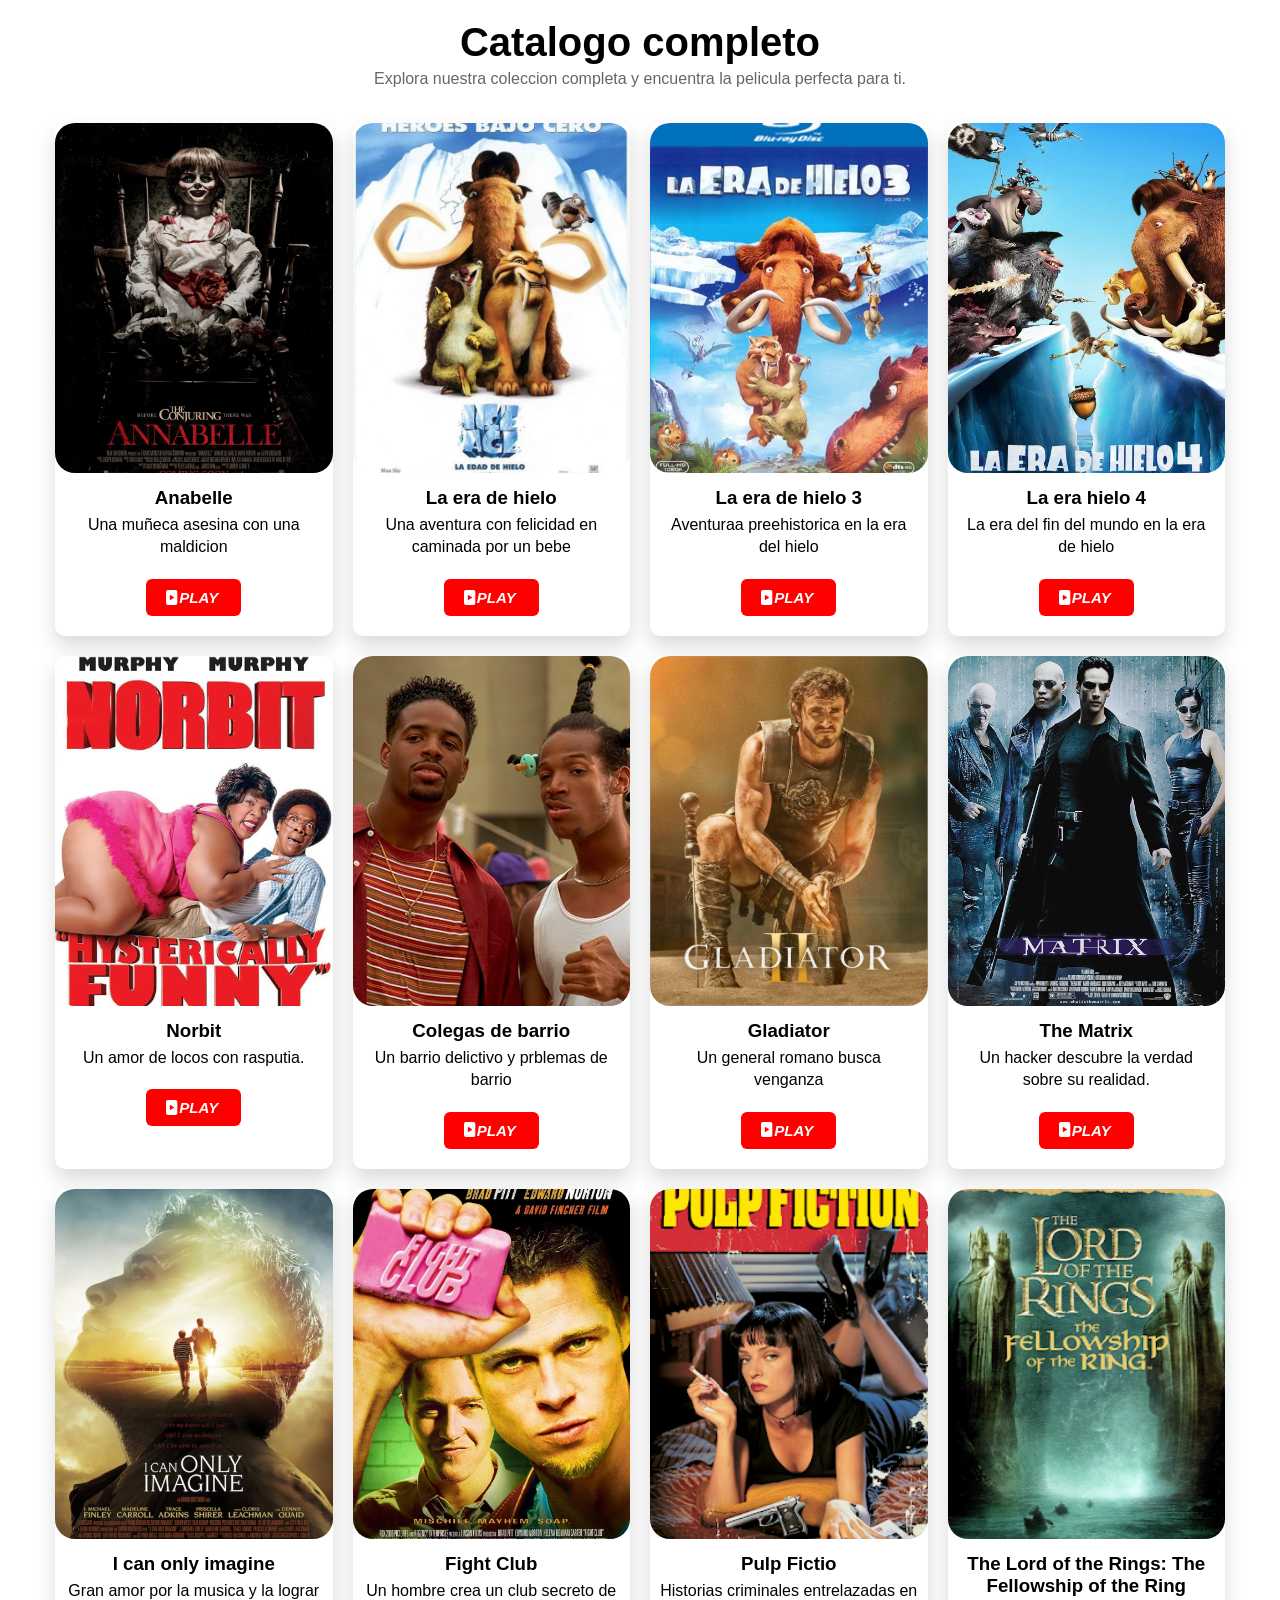
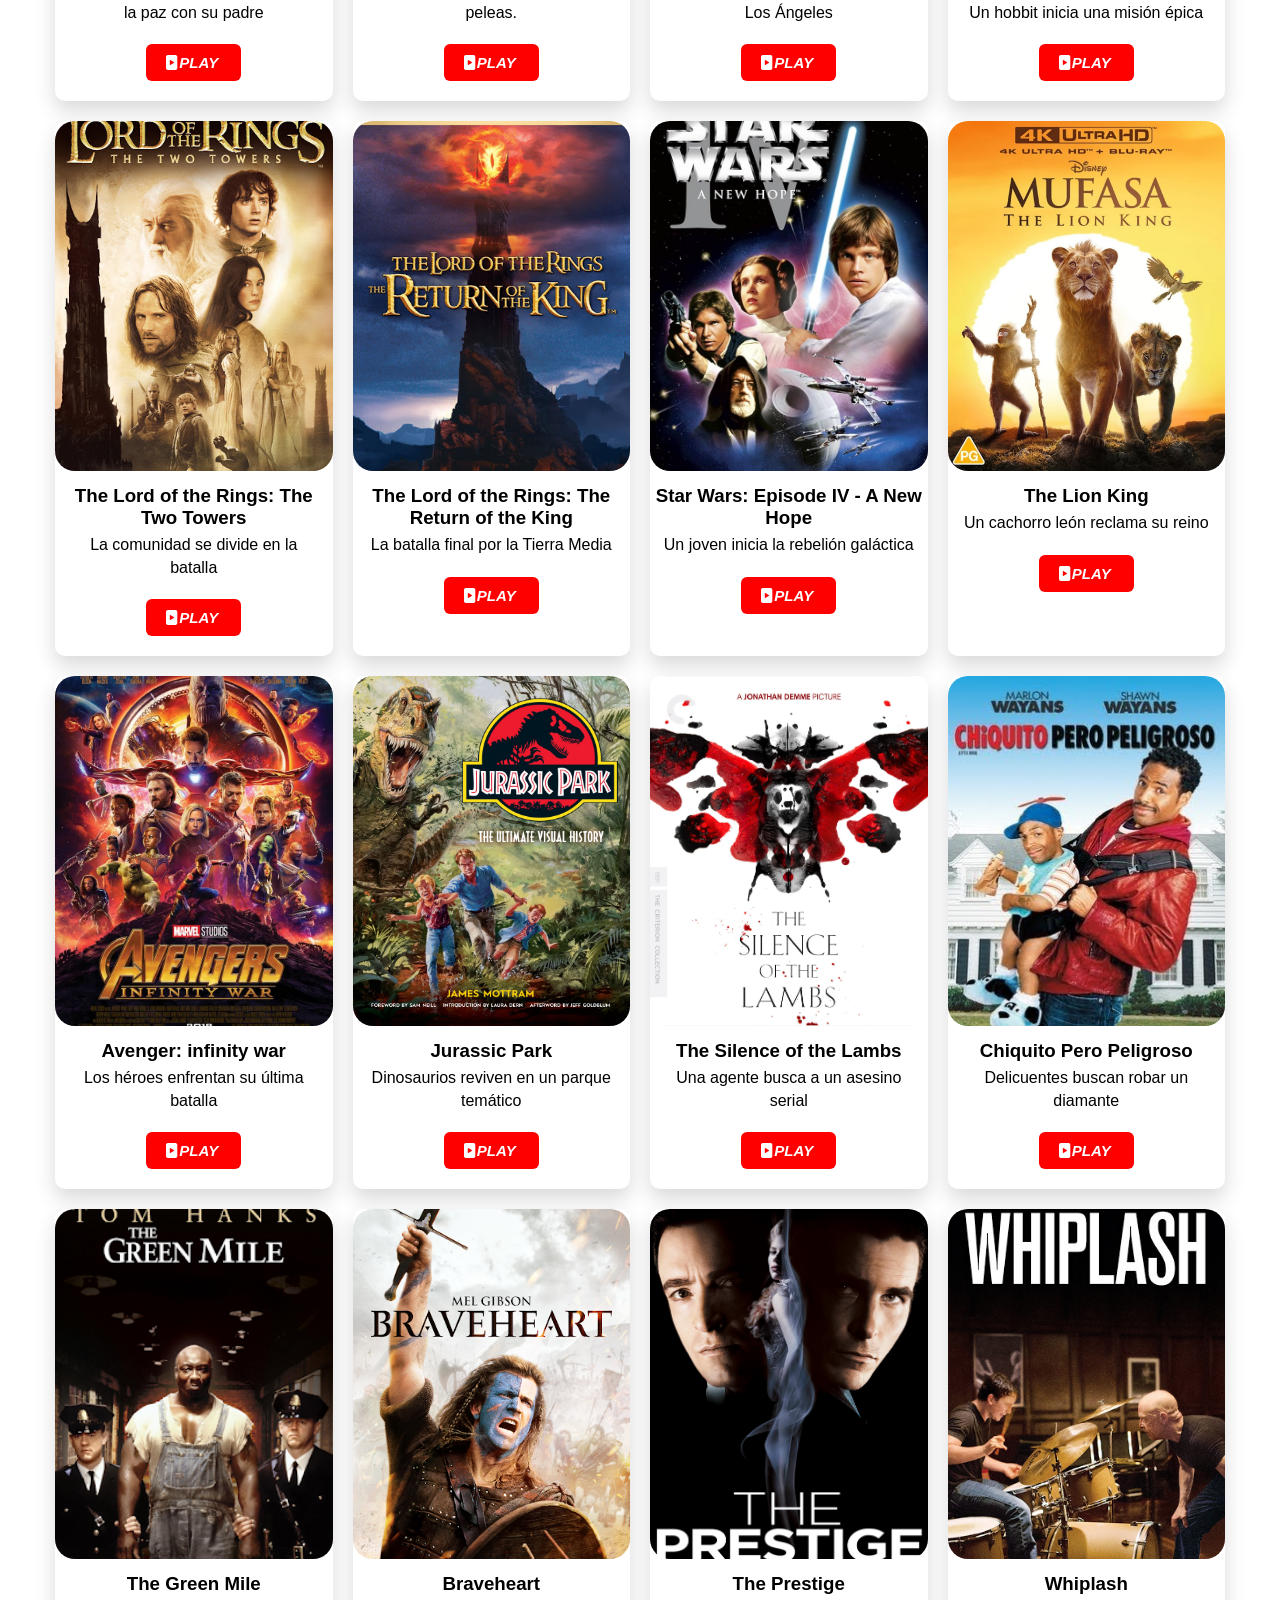
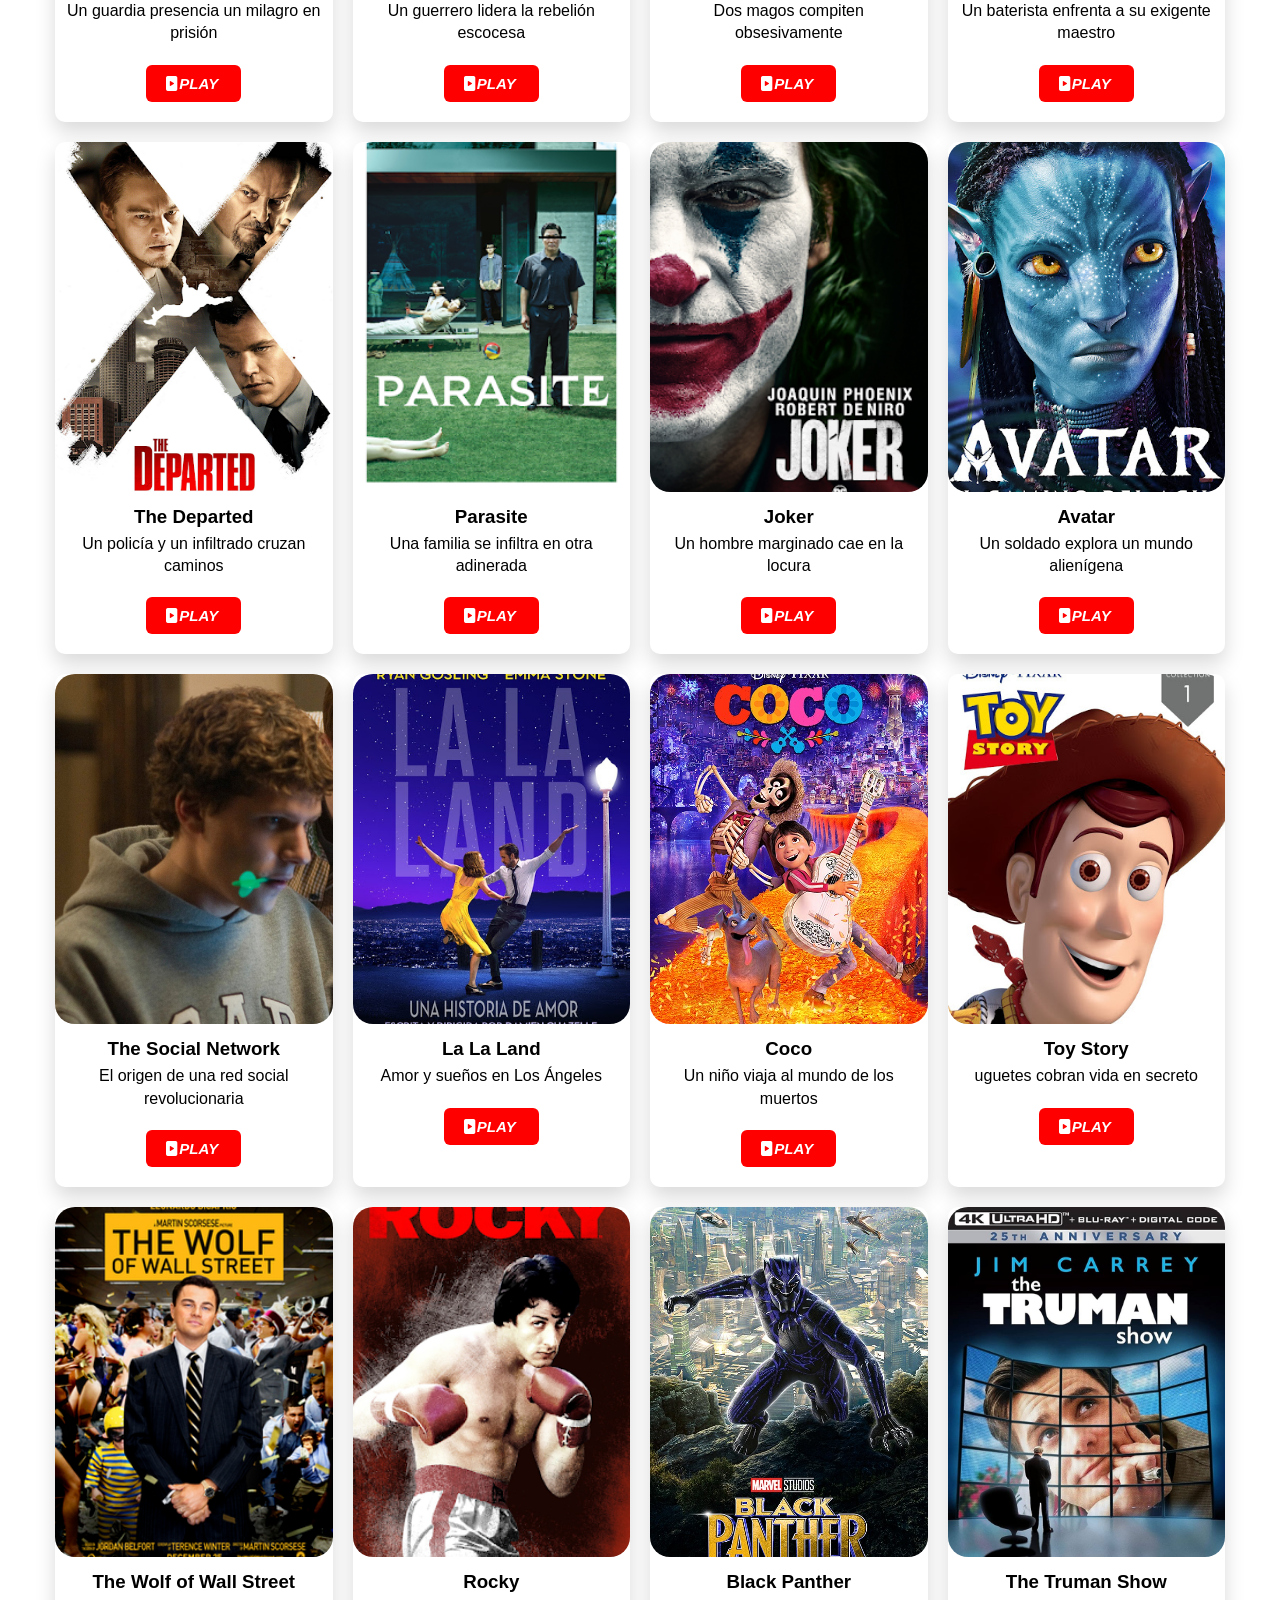
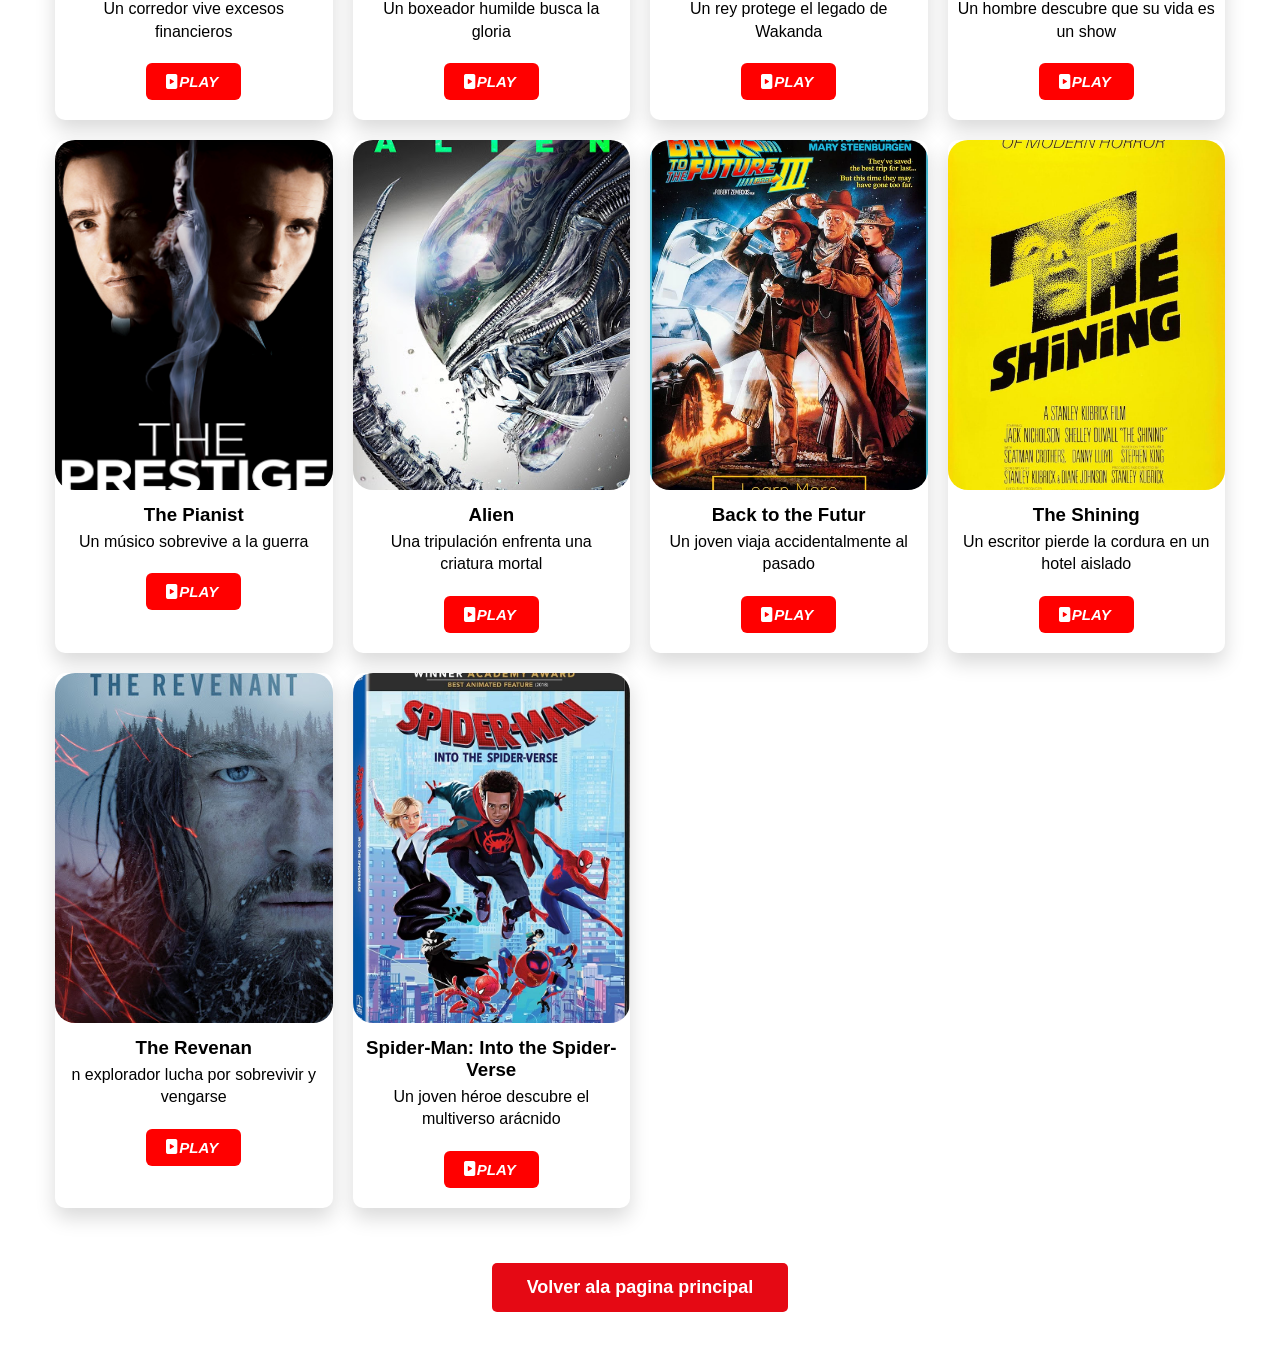
<file: peliculas.html>
<!DOCTYPE html>
<html lang="en">
<head>
    <meta charset="UTF-8">
    <meta name="viewport" content="width=device-width, initial-scale=1.0">
    <title>Document</title>
    <link rel="stylesheet" href="/style.css">
     <link rel="stylesheet" href="https://cdn.jsdelivr.net/npm/bootstrap-icons@1.11.1/font/bootstrap-icons.css">
</head>
<body>
     <section class="catalogo">
        <div class="container-catalogo">
            <div class="text-catalogo">
                <h2>Catalogo completo</h2>
                <p>Explora nuestra coleccion completa y encuentra la pelicula perfecta para ti.</p>
            </div>
           <div class="grid-catalogo">
            <div class="card"> 
                <img src="img/Anabelle.jpg" alt="Poster de la pelicula Anabelle">
                <h3> Anabelle</h3>
                <p>Una muñeca asesina con una maldicion</p>
                 <div class="btn-peliculas">
                  <button><i class="bi bi-file-play-fill">PLAY</i></button>
               </div>
            </div>

            <div class="card">
                <img src="img/La era de hielo.webp" alt="Poster de la pelicula La era de hielo">
                <h3>La era de hielo</h3>
                <p>Una aventura con felicidad en caminada por un bebe</p>
                 <div class="btn-peliculas">
                  <button><i class="bi bi-file-play-fill">PLAY</i></button>
               </div>
            </div>

            <div class="card">
               <img src="img/La era de hielo 3.jpg" alt="Poster de la pelicula La era de hielo 3">
                <h3>La era de hielo 3</h3>
                <p>Aventuraa preehistorica en la era del hielo</p>
                 <div class="btn-peliculas">
                  <button><i class="bi bi-file-play-fill">PLAY</i></button>
               </div>
            </div>

            <div class="card">
                <img src="img/La era hielo 4.webp" alt="Poster de la pelicula La era hielo 4">
                <h3>La era hielo 4</h3>
                <p>La era del fin del mundo en la era de hielo</p>
                 <div class="btn-peliculas">
                  <button><i class="bi bi-file-play-fill">PLAY</i></button>
               </div>
            </div>

            <div class="card">
               <img src="img/Norbit.jpg" alt="Poster de la pelicula Norbit">
                <h3>Norbit</h3>
                <p>Un amor de locos con rasputia.</p>
                 <div class="btn-peliculas">
                  <button><i class="bi bi-file-play-fill">PLAY</i></button>
               </div>
            </div>

            <div class="card">
                <img src="img/Colegas de barrio.jpg" alt="Poster de la pelicula Colegas de barrio">
                <h3>Colegas de barrio</h3>
                <p>Un barrio delictivo y prblemas de barrio</p>
                 <div class="btn-peliculas">
                  <button><i class="bi bi-file-play-fill">PLAY</i></button>
               </div>
            </div>

            <div class="card">
                <img src="img/Gladiator.jpg" alt="Poster de la pelicula Gladiator">
                <h3>Gladiator</h3>
                <p>Un general romano busca venganza</p>
                 <div class="btn-peliculas">
                  <button><i class="bi bi-file-play-fill">PLAY</i></button>
               </div>
            </div>

            <div class="card">
                <img src="img/The Matrix.jpg" alt="Poster de la pelicula The Matrix">
                <h3>The Matrix</h3>
                <p>Un hacker descubre la verdad sobre su realidad.</p>
                 <div class="btn-peliculas">
                  <button><i class="bi bi-file-play-fill">PLAY</i></button>
               </div>
            </div>

            <div class="card">
               <img src="img/I can only imagine.jpg" alt="Poster de la pelicula  I can only imagine">
                <h3>I can only imagine</h3>
                <p>Gran amor por la musica y la lograr la paz con su padre</p>
                 <div class="btn-peliculas">
                  <button><i class="bi bi-file-play-fill">PLAY</i></button>
               </div>
            </div>

            <div class="card">
                <img src="img/Fight Club.jpg" alt="Poster de la pelicula Fight Club">
                <h3>Fight Club</h3>
                <p>Un hombre crea un club secreto de peleas.</p>
                 <div class="btn-peliculas">
                  <button><i class="bi bi-file-play-fill">PLAY</i></button>
               </div>
            </div>

            <div class="card">
                <img src="img/Pulp Fictio.webp" alt="Poster de la pelicula Pulp Fictio">
                <h3>Pulp Fictio</h3>
                <p>Historias criminales entrelazadas en Los Ángeles</p>
                 <div class="btn-peliculas">
                  <button><i class="bi bi-file-play-fill">PLAY</i></button>
               </div>
            </div>

            <div class="card">
                <img src="img/hobbit.webp" alt="Poster de la pelicula The Lord of the Rings: The Fellowship of the Ring">
                <h3>The Lord of the Rings: The Fellowship of the Ring</h3>
                <p>Un hobbit inicia una misión épica</p>
                 <div class="btn-peliculas">
                  <button><i class="bi bi-file-play-fill">PLAY</i></button>
               </div>
            </div>

            <div class="card">
                <img src="img/lord.jpg" alt="Poster de la pelicula The Lord of the Rings: The Two Towers">
                <h3>The Lord of the Rings: The Two Towers</h3>
                <p>La comunidad se divide en la batalla</p>
                 <div class="btn-peliculas">
                  <button><i class="bi bi-file-play-fill">PLAY</i></button>
               </div>
            </div>

            <div class="card">
                <img src="img/the off.jpg" alt="Poster de la pelicula The Lord of the Rings: The Return of the King">
                <h3>The Lord of the Rings: The Return of the King</h3>
                <p>La batalla final por la Tierra Media</p>
                 <div class="btn-peliculas">
                  <button><i class="bi bi-file-play-fill">PLAY</i></button>
               </div>
            </div>

            <div class="card">
                <img src="img/Star Wars.jpg" alt="Poster de la pelicula Star Wars: Episode IV - A New Hope">
                <h3>Star Wars: Episode IV - A New Hope</h3>
                <p>Un joven inicia la rebelión galáctica</p>
                 <div class="btn-peliculas">
                  <button><i class="bi bi-file-play-fill">PLAY</i></button>
               </div>
            </div>

            <div class="card">
                <img src="img/The Lion King.jpg" alt="Poster de la pelicula The Lion King">
                <h3>The Lion King</h3>
                <p>Un cachorro león reclama su reino</p>
                 <div class="btn-peliculas">
                  <button><i class="bi bi-file-play-fill">PLAY</i></button>
               </div>
            </div>

            <div class="card">
                <img src="img/Avenger, infinity war.jpg" alt="Poster de la pelicula Avengers: infinity war">
                <h3>Avenger: infinity war</h3>
                <p>Los héroes enfrentan su última batalla</p>
                 <div class="btn-peliculas">
                  <button><i class="bi bi-file-play-fill">PLAY</i></button>
               </div>
            </div>

            <div class="card">
                <img src="img/Jurassic Park.jpg" alt="Poster de la pelicula Jurassic Park">
                <h3> Jurassic Park</h3>
                <p>Dinosaurios reviven en un parque temático</p>
                 <div class="btn-peliculas">
                  <button><i class="bi bi-file-play-fill">PLAY</i></button>
               </div>
            </div>

            <div class="card">
                <img src="img/The Silence of the Lambs.jpg" alt="Poster de la pelicula The Silence of the Lambs">
                <h3>The Silence of the Lambs</h3>
                <p>Una agente busca a un asesino serial</p>
                 <div class="btn-peliculas">
                  <button><i class="bi bi-file-play-fill">PLAY</i></button>
               </div>
            </div>

            <div class="card">
                <img src="img/Chiquito Pero Peligroso.jpg" alt="Poster de la pelicula Saving Private Ryan">
                <h3>Chiquito Pero Peligroso</h3>
                <p>Delicuentes buscan robar un diamante</p>
                 <div class="btn-peliculas">
                  <button><i class="bi bi-file-play-fill">PLAY</i></button>
               </div>
            </div>

            <div class="card">
                <img src="img/The Green Mile.webp" alt="Poster de la pelicula The Green Mile">
                <h3>The Green Mile</h3>
                <p>Un guardia presencia un milagro en prisión</p>
                 <div class="btn-peliculas">
                  <button><i class="bi bi-file-play-fill">PLAY</i></button>
               </div>
            </div>

            <div class="card">
                <img src="img/Braveheart.png" alt=">Poster de la pelicula Braveheart">
                <h3>Braveheart</h3>
                <p>Un guerrero lidera la rebelión escocesa</p>
                 <div class="btn-peliculas">
                  <button><i class="bi bi-file-play-fill">PLAY</i></button>
               </div>
            </div>

            <div class="card">
                <img src="img/The Prestige.jpg" alt="Poster de la pelicula The Prestige">
                <h3>The Prestige</h3>
                <p>Dos magos compiten obsesivamente</p>
                 <div class="btn-peliculas">
                  <button><i class="bi bi-file-play-fill">PLAY</i></button>
               </div>
            </div>

            <div class="card">
                <img src="img/Whiplash.jpg" alt="Poster de la pelicula Whiplash">
                <h3>Whiplash</h3>
                <p>Un baterista enfrenta a su exigente maestro</p>
                 <div class="btn-peliculas">
                  <button><i class="bi bi-file-play-fill">PLAY</i></button>
               </div>
            </div>

            <div class="card">
                <img src="img/The Departed.png" alt="Poster de la pelicula The Departed">
                <h3>The Departed</h3>
                <p>Un policía y un infiltrado cruzan caminos</p>
                 <div class="btn-peliculas">
                  <button><i class="bi bi-file-play-fill">PLAY</i></button>
               </div>
            </div>

            <div class="card">
                <img src="img/Parasite.webp" alt="Poster de la pelicula Parasite">
                <h3> Parasite</h3>
                <p>Una familia se infiltra en otra adinerada</p>
                 <div class="btn-peliculas">
                  <button><i class="bi bi-file-play-fill">PLAY</i></button>
               </div>
            </div>

            <div class="card">
                <img src="img/Joker.webp" alt="Poster de la pelicula Joker">
                <h3> Joker</h3>
                <p>Un hombre marginado cae en la locura</p>
                 <div class="btn-peliculas">
                  <button><i class="bi bi-file-play-fill">PLAY</i></button>
               </div>
            </div>

            <div class="card">
                <img src="img/Avatar.jpg" alt="Poster de la pelicula Avatar">
                <h3> Avatar</h3>
                <p>Un soldado explora un mundo alienígena</p>
                 <div class="btn-peliculas">
                  <button><i class="bi bi-file-play-fill">PLAY</i></button>
               </div>
            </div>

            <div class="card">
                <img src="img/The Social Network.jpg" alt="Poster de la pelicula The Social Network">
                <h3>The Social Network</h3>
                <p>El origen de una red social revolucionaria</p>
                 <div class="btn-peliculas">
                  <button><i class="bi bi-file-play-fill">PLAY</i></button>
               </div>
            </div>

            <div class="card">
                <img src="img/La La Land.jpg" alt="Poster de la pelicula La La Land">
                <h3>La La Land</h3>
                <p>Amor y sueños en Los Ángeles</p>
                 <div class="btn-peliculas">
                  <button><i class="bi bi-file-play-fill">PLAY</i></button>
               </div>
            </div>

            <div class="card">
                <img src="img/Coco.jpeg" alt="Poster de la pelicula Coco">
                <h3> Coco</h3>
                <p>Un niño viaja al mundo de los muertos</p>
                 <div class="btn-peliculas">
                  <button><i class="bi bi-file-play-fill">PLAY</i></button>
               </div>
            </div>

            <div class="card">
                <img src="img/Toy Story.jpg" alt="Poster de la pelicula Toy Story">
                <h3>Toy Story</h3>
                <p>uguetes cobran vida en secreto</p>
                 <div class="btn-peliculas">
                  <button><i class="bi bi-file-play-fill">PLAY</i></button>
               </div>
            </div>

            <div class="card">
                <img src="img/The Wolf of Wall Street.png" alt="Poster de la pelicula The Wolf of Wall Street">
                <h3>The Wolf of Wall Street</h3>
                <p>Un corredor vive excesos financieros</p>
                 <div class="btn-peliculas">
                  <button><i class="bi bi-file-play-fill">PLAY</i></button>
               </div>
            </div>

            <div class="card">
                <img src="img/Rocky.webp" alt="Poster de la pelicula Rocky">
                <h3>Rocky</h3>
                <p>Un boxeador humilde busca la gloria</p>
                 <div class="btn-peliculas">
                  <button><i class="bi bi-file-play-fill">PLAY</i></button>
               </div>
            </div>

            <div class="card">
                <img src="img/Black Panther.jpeg" alt="Poster de la pelicula Black Panther">
                <h3> Black Panther</h3>
                <p>Un rey protege el legado de Wakanda</p>
                 <div class="btn-peliculas">
                  <button><i class="bi bi-file-play-fill">PLAY</i></button>
               </div>
            </div>

            <div class="card">
                <img src="img/The Truman Show.jpg" alt="Poster de la pelicula The Truman Show">
                <h3>The Truman Show</h3>
                <p>Un hombre descubre que su vida es un show</p>
                 <div class="btn-peliculas">
                  <button><i class="bi bi-file-play-fill">PLAY</i></button>
               </div>
            </div>

            <div class="card">
                <img src="img/The Prestige.jpg" alt="Poster de la pelicula The Pianist">
                <h3>The Pianist</h3>
                <p>Un músico sobrevive a la guerra</p>
                 <div class="btn-peliculas">
                  <button><i class="bi bi-file-play-fill">PLAY</i></button>
               </div>
            </div>

            <div class="card">
                <img src="img/Alien.jpg" alt="Poster de la pelicula Alien">
                <h3>Alien</h3>
                <p>Una tripulación enfrenta una criatura mortal</p>
                 <div class="btn-peliculas">
                  <button><i class="bi bi-file-play-fill">PLAY</i></button>
               </div>
            </div>

            <div class="card">
                <img src="img/Back to the Futur.webp" alt="Poster de la pelicula Back to the Futurure">
                 <h3>Back to the Futur</h3>
                <p>Un joven viaja accidentalmente al pasado</p>
                 <div class="btn-peliculas">
                  <button><i class="bi bi-file-play-fill">PLAY</i></button>
               </div>
            </div>

            <div class="card">
                <img src="img/The Shining.jpg" alt="Poster de la pelicula The Shining">
                <h3>The Shining</h3>
                <p>Un escritor pierde la cordura en un hotel aislado</p>
                 <div class="btn-peliculas">
                  <button><i class="bi bi-file-play-fill">PLAY</i></button>
               </div>
            </div>

             <div class="card">              
               <img src="img/The Revenan.jpg" alt="Poster de la pelicula The Revenan">
                <h3>The Revenan</h3>
                <p>n explorador lucha por sobrevivir y vengarse</p>
                 <div class="btn-peliculas">
                  <button><i class="bi bi-file-play-fill">PLAY</i></button>
               </div>
            </div>

             <div class="card">
                <img src="img/Spider-Man.jpg" alt="Poster de la pelicula Spider-Man: Into the Spider-Verse">
                <h3> Spider-Man: Into the Spider-Verse</h3>
                <p>Un joven héroe descubre el multiverso arácnido</p>
                 <div class="btn-peliculas">
                  <button><i class="bi bi-file-play-fill">PLAY</i></button>
               </div>
            </div>
           </div>
        </div>
          <div class="btn-container">
        <a href="/index.html" class="btn-ver-mas">
              Volver ala pagina principal
        </a>
     </div>
     </section>
</body>
</html>
</file>
<file: style.css>
* {
    margin: 0;
    padding: 0;
    box-sizing: border-box;
}

body {
    font-family: 'poppins', sans-serif;
}

.main-header {
    background: #000;
    height: 70px;
    width: 100%;
    position: fixed;
    top: 0;
    z-index: 1000;
    border-bottom: 2px solid red;
}

.nav-container {
    height: 100%;
    display: flex;
    justify-content: space-between;
    align-items: center;
    padding: 0 5%;
}

.logo { color: white; text-decoration: none; font-weight: bold; font-size: 1.5rem; }
.logo span { color: red; }

/* NAVEGACIÓN PC */
.nav-desktop { display: flex; gap: 20px; }
.nav-desktop a { color: white; text-decoration: none; font-size: 0.9rem; }

.menu-toggle { display: none; background: none; border: none; color: white; font-size: 1.5rem; }


.side-menu {
    position: fixed;
    top: 0; right: -100%; /* Escondido */
    width: 280px; height: 100vh;
    background: #111;
    z-index: 2000;
    transition: 0.4s;
    padding: 20px;
}
.side-menu.active { right: 0; } 

.side-menu-body a {
    color: white; display: block; padding: 15px 0; text-decoration: none; border-bottom: 1px solid #222;
}

.btn-logout {
    background: red; color: white; border: none; padding: 12px; width: 100%; margin-top: 20px; cursor: pointer;
}

.menu-overlay {
    position: fixed; top: 0; left: 0; width: 100%; height: 100%;
    background: rgba(0,0,0,0.7); display: none; z-index: 1500;
}
.menu-overlay.active { display: block; }


@media (max-width: 900px) {
    .nav-desktop, .d-pc-only { 
        display: none; 
    }
    .menu-toggle { 
        display: block; 
    }
}

.hero {
    position: relative;
    height: 100vh;
    display: flex;
    align-items: center;
    justify-content: center;
    text-align: center;
    overflow: hidden;
}

.hero-video {
    position: absolute;
    top: 50%;
    left: 50%;
    width: 100%;
    height: 100%;
    object-fit: cover;
    transform: translate(-50%, -50%);
    z-index: -2;
}

.hero::after {
    content: "";
    position: absolute;
    width: 100%;
    height: 100%;
    background: linear-gradient(to top, rgba(0,0,0,0.9), rgba(0,0,0,0.5));
    top: 0;
    left: 0;
    z-index: -1;
}

.hero-content {
    color: white;
    max-width: 700px;
    padding: 20px;
}

.hero-content h1 {
    font-size: 3rem;
    margin-bottom: 10px;
}

.hero-content p {
    font-size: 1.2rem;
    margin-bottom: 30px;
}

.hero-buttons a {
    text-decoration: none;
    padding: 12px 25px;
    margin: 10px;
    border-radius: 5px;
    font-weight: bold;
    transition: 0.3s ease;
    display: inline-block;
}

.btn-primary {
    background: red;
    color: white;
}

.btn-primary:hover {
    background: darkred;
    transform: scale(1.05);
}

.btn-secondary {
    background: rgba(255,255,255,0.2);
    color: white;
    backdrop-filter: blur(5px);
}

.btn-secondary:hover {
    background: rgba(255,255,255,0.4);
    transform: scale(1.05);
}

.sound-btn {
    position: absolute;
    bottom: 20px;
    right: 20px;
    background: rgba(0,0,0,0.6);
    border: none;
    color: white;
    padding: 12px;
    border-radius: 50%;
    cursor: pointer;
    font-size: 18px;
    transition: 0.3s ease;
    z-index: 3;
}

.sound-btn:hover {
    background: rgba(255,255,255,0.3);
    transform: scale(1.1);
}

.Historia {
    padding: 80px 20px;
    background-color: #fff;
}

.Historia h2 {
    text-align: center;
    color: #000;
    margin-bottom: 40px;
    font-size: 2.5rem;
}

.grid-presentacion {
    display: grid;
    grid-template-columns: repeat(2 ,1fr);
    gap: 60px;
    align-items: center;
}

.imagen img {
    width: 100%;
    height: 300px;
    object-fit: cover;
    border-radius: 15px;
    box-shadow: 0 10px 20px rgba(0,0,0,0.1); /* Un toque de sombra pro */
}

.Historia p {
    line-height: 1.7;
    font-size: 18px;
}

.filtros {
    text-align: center;
    margin-bottom: 30px;
}

.filter-btn {
    padding: 10px 20px;
    margin: 5px;
    border: none;
    cursor: pointer;
    background: red;
    color: #fff;
    border-radius: 8px;
    transition: 0.3s ease;
}

.filter-btn:hover {
    background: crimson;
}

.filter-btn.active {
    background: crimson;
}

.card.hide {
    display: none;
}


.peliculas {
    padding: 80px 20px;
    background: #fff;
}


.container-peliculas {
    max-width: 1200px;
    margin: 0 auto; 
}


.text-peliculas h2 {
    text-align: center;
    font-size: 2.5rem;
}

.text-peliculas p {
    text-align: center;
    padding-top: 10px;
    color: #666;
    padding-bottom: 20px;
}


.grid-peliculas {
    display: grid;
    grid-template-columns: repeat(auto-fit, minmax(250px, 300px));
    justify-content: center; 
    gap: 30px;
}


.card {
    background: #fff;
    box-shadow: 0 10px 20px rgba(0, 0, 0, 0.15);
    border-radius: 10px;
    overflow: hidden;
    padding-bottom: 20px;
    transition: transform 0.3s ease;
}

.card img {
    width: 100%;
    height: 350px;
    object-fit: cover;
    border-radius: 20px;
}


.card h3 {
    text-align: center;
    padding: 10px 5px 5px;
}

.card p {
    text-align: center;
    line-height: 1.4;
    padding: 0 10px 10px;
}


.btn-peliculas {
    display: flex;
    justify-content: center;
    padding-top: 10px;
}

.btn-peliculas button {
    padding: 10px 18px;
    background-color: red;
    color: #fff;
    border: none;
    font-size: 15px;
    cursor: pointer;
    font-weight: bold;
    border-radius: 6px;
    transition: transform 0.3s ease, background 0.3s ease;
}

.btn-peliculas i {
   padding-right: 5px;
}


.card:hover {
    transform: translateY(-8px);
}

.btn-peliculas button:hover {
   transform: translateY(-3px);
   background: crimson;
}

.sect-menu {
    padding: 80px 20px;
    background: #fff;
}

.container-menu {
    max-width: 1200px;
    margin: 0 auto;
}

.text-menu {
    text-align: center;
    margin-bottom: 40px;
}

.text-menu h2 {
    font-size: 2.5rem;
    padding-bottom: 10px;
}

.text-menu p {
   color: #666;
}

.grid-menu {
    display: grid;
    grid-template-columns: repeat(auto-fit , minmax(250px , 300px));
    gap: 30px;
    justify-content: center;
}



.trailer{
    text-align:center;
    padding:60px 20px;
}

.trailer h2{
    font-size:40px;
    margin-bottom:10px;
}

.trailer p{
    color:#bbb;
    margin-bottom:40px;
}


.slider{
    overflow:hidden;
    width:100%;
}


.slide-track{
    display:flex;
    gap:20px;
    width:calc((400px + 20px) * 10);
    animation: scroll 24s linear infinite;
}


.slide-track img{
    width:400px;
    height:250px;
    object-fit:cover;
    border-radius:12px;
}

.slider:hover .slide-track{
    animation-play-state: paused;
}


@keyframes scroll{
    0%{
        transform: translateX(0);
    }
    100%{
        transform: translateX(-50%);
    }
}



#errorMsg{
    color:red;
    margin-top:10px;
    font-size:14px;
}

:root {
    --primary-color: #e50914; /* Rojo tipo Netflix */
    --dark-bg: #141414;
    --glass-bg: rgba(255, 255, 255, 0.1);
}

.custom-navbar {
    background-color: var(--dark-bg);
    padding: 15px 30px;
    position: sticky;
    top: 0;
    z-index: 1000;
    border-bottom: 2px solid var(--primary-color);
}

.nav-container {
    display: flex;
    align-items: center;
    justify-content: space-between;
}

.nav-logo {
    font-size: 1.5rem;
    font-weight: 900;
    color: white;
    letter-spacing: 1px;
}

.nav-logo span {
    color: var(--primary-color);
}


.search-wrapper {
    background: var(--glass-bg);
    border-radius: 20px;
    padding: 8px 15px;
    display: flex;
    align-items: center;
    border: 1px solid transparent;
    transition: 0.3s;
}

.search-wrapper:focus-within {
    border-color: var(--primary-color);
    background: rgba(255, 255, 255, 0.2);
}

.search-wrapper i {
    color: #aaa;
    margin-right: 10px;
}

.search-wrapper input {
    background: none;
    border: none;
    color: white;
    outline: none;
    width: 100%;
}


.logout-btn {
    background-color: var(--primary-color);
    color: white;
    border: none;
    padding: 8px 18px;
    border-radius: 5px;
    font-weight: bold;
    transition: 0.3s;
}

.logout-btn:hover {
    background-color: #b2070f;
    transform: translateY(-2px);
}


.mobile-menu {
    display: none;
    background-color: #1f1f1f;
    border-bottom: 2px solid var(--primary-color);
    transition: 0.5s;
}

.nav-mobile-toggle {
    font-size: 1.5rem;
    color: white;
    cursor: pointer;
}

.destacadas {
    padding: 80px 20px;
    background: #fff;
}

.container-destacada {
    max-width: 1200px;
    margin: 0 auto;
}

.text-destacada h2 {
    text-align: center;
    padding-bottom: 10px;
    font-size: 2.5rem;
}

.text-destacada p {
    text-align: center;
    font-size: 18px;
    color: #666;
   padding-bottom: 20px;
}

.grid-destacada {
    display: grid;
    grid-template-columns: repeat(auto-fit , minmax(250px , 300px));
    gap: 30px;
}

.btn-container {
    display: flex;
    justify-content: center;
    margin-top: 40px;
}

.btn-ver-mas {
    background-color: #e50914;
    color: white;
    padding: 14px 35px;
    font-size: 18px;
    text-decoration: none;
    border-radius: 5px;
    font-weight: bold;
    transition: 0.3s ease;
}

.btn-ver-mas:hover {
    background-color: #b20710;
    transform: scale(1.05);
}

.catalogo {
    padding-bottom: 40px;
}

.container-catalogo {
    max-width: 1200px;
    margin: 0 auto;
}

.text-catalogo h2 {
    text-align: center;
    padding-top: 20px;
    font-size: 2.5rem;
    margin-bottom: 5px;
}

.text-catalogo p {
    text-align: center;
    padding-bottom: 20px;
    color: #666;
}

.grid-catalogo {
    display: grid;
    grid-template-columns: repeat(auto-fit , minmax(250px , 300px));
    gap: 30px;
}

.login-container {
    display: flex;
    min-height: 100vh;
}


.login-image {
    flex: 1;
    position: relative;
}

.login-image img {
    width: 100%;
    height: 100%;
    object-fit: cover;
}


.login-image::after {
    content: "";
    position: absolute;
    inset: 0;
    background: rgba(0,0,0,0.5);
}


.login-form-section {
    flex: 1;
    display: flex;
    align-items: center;
    justify-content: center;
    background: #111;
}

.login-box {
    width: 360px;
    color: white;
}

.logo {
    font-size: 2rem;
    color: red;
    margin-bottom: 8px;
}

.subtitle {
    font-size: 0.9rem;
    margin-bottom: 30px;
    color: #bbb;
}

.input-group {
    position: relative;
    margin-bottom: 20px;
}

.input-group i {
    position: absolute;
    top: 50%;
    left: 12px;
    transform: translateY(-50%);
    color: #aaa;
}

.input-group input {
    width: 100%;
    padding: 13px 12px 13px 40px;
    border-radius: 6px;
    border: none;
    outline: none;
    background: #1e1e1e;
    color: white;
    transition: 0.3s ease;
}

.input-group input:focus {
    border: 1px solid red;
}

.login-btn {
    width: 100%;
    padding: 13px;
    border-radius: 6px;
    border: none;
    background: red;
    color: white;
    font-weight: bold;
    cursor: pointer;
    transition: 0.3s ease;
}

.login-btn:hover {
    background: darkred;
}

.error-message {
    color: #ff4d4d;
    font-size: 0.8rem;
    margin-top: 12px;
    min-height: 18px;
}

.footer {
    background-color: #0d0d0d;
    color: #ffffff;
    padding: 60px 20px 20px 20px;
    margin-top: 60px;
}

.footer-container {
    max-width: 1200px;
    margin: auto;
    display: flex;
    justify-content: space-between;
    flex-wrap: wrap;
    gap: 40px;
}

.footer-brand h2 {
    font-size: 24px;
    margin-bottom: 10px;
    color: #e50914;
}

.footer-brand p {
    font-size: 14px;
    color: #bbbbbb;
}

.footer-links h3,
.footer-social h3 {
    margin-bottom: 15px;
    font-size: 18px;
}

.footer-links ul {
    list-style: none;
    padding: 0;
}

.footer-links ul li {
    margin-bottom: 8px;
}

.footer-links ul li a {
    text-decoration: none;
    color: #bbbbbb;
    font-size: 14px;
    transition: 0.3s;
}

.footer-links ul li a:hover {
    color: #e50914;
}

.social-icons a {
    color: #bbbbbb;
    font-size: 18px;
    margin-right: 15px;
    transition: 0.3s;
}

.social-icons a:hover {
    color: #e50914;
}

.footer-bottom {
    border-top: 1px solid #222;
    margin-top: 40px;
    padding-top: 15px;
    text-align: center;
    font-size: 13px;
    color: #777;
}




@media only screen and (max-width: 768px) {
    .login-container {
        flex-direction: column !important;
        display: flex !important;
    }
    
    .login-image {
        display: block !important;
        width: 100% !important;
        height: 250px !important;
        flex: none !important;
    }
    
    .login-image img {
        width: 100% !important;
        height: 100% !important;
        object-fit: cover !important;
        display: block !important;
    }
    
    .login-form-section {
        width: 100% !important;
        flex: none !important;
        padding: 30px 20px !important;
        display: flex !important;
        align-items: center !important;
        justify-content: center !important;
    }
    
    .login-box {
        max-width: 400px !important;
        width: 100% !important;
        margin: 0 auto !important;
        padding: 30px 25px !important;
    }
    
    .logo {
        font-size: 32px !important;
        text-align: center !important;
        margin-bottom: 10px !important;
    }
    
    .subtitle {
        text-align: center !important;
        margin-bottom: 30px !important;
        font-size: 16px !important;
    }
    
    .input-group {
        width: 100% !important;
        margin-bottom: 20px !important;
    }
    
    .input-group input {
        width: 100% !important;
        padding: 15px 15px 15px 50px !important;
        font-size: 16px !important;
        border-radius: 12px !important;
    }
    
    .input-group i {
        left: 15px !important;
        font-size: 18px !important;
    }
    
    .login-btn {
        width: 100% !important;
        padding: 15px !important;
        font-size: 17px !important;
        margin-top: 10px !important;
    }
}


@media only screen and (max-width: 480px) {
    .login-image {
        height: 200px !important;
    }
    
    .login-box {
        padding: 20px 15px !important;
    }
    
    .logo {
        font-size: 28px !important;
    }
    
    .subtitle {
        font-size: 14px !important;
        margin-bottom: 25px !important;
    }
    
    .input-group input {
        padding: 12px 12px 12px 45px !important;
    }
    
    .login-btn {
        padding: 14px !important;
    }
}


@media screen and (max-width: 768px) {
    input, select, textarea {
        font-size: 16px !important;
    }
}




grid-peliculas, .grid-catalogo, .grid-destacada {
    display: grid;
    
    grid-template-columns: repeat(auto-fill, minmax(250px, 1fr)); 
    gap: 20px;
    padding: 15px;
}

@media (max-width: 576px) {
    .grid-peliculas, .grid-catalogo {
        grid-template-columns: repeat(auto-fill, minmax(140px, 1fr)); 
        gap: 10px;
    }
    
    .card img {
        height: 220px; 
    }

    .card h3 {
        font-size: 1rem;
    }
}

@media (max-width: 768px) {
    .footer-container {
        flex-direction: column;
        text-align: center;
        gap: 30px;
    }
}

@media (max-width: 992px) {
    .Historia {
        padding: 50px 20px;
    }

    .grid-presentacion {
        
        grid-template-columns: 1fr; 
        gap: 30px;
        text-align: center; 
    }

    .Historia h2 {
        font-size: 2rem;
        margin-bottom: 25px;
    }

    .imagen img {
        height: 300px; 
        max-width: 500px; 
        margin: 0 auto;
    }

    .Historia p {
        font-size: 16px; 
    }
}


@media (max-width: 480px) {
    .imagen img {
        height: 200px;
    }
}
</file>
